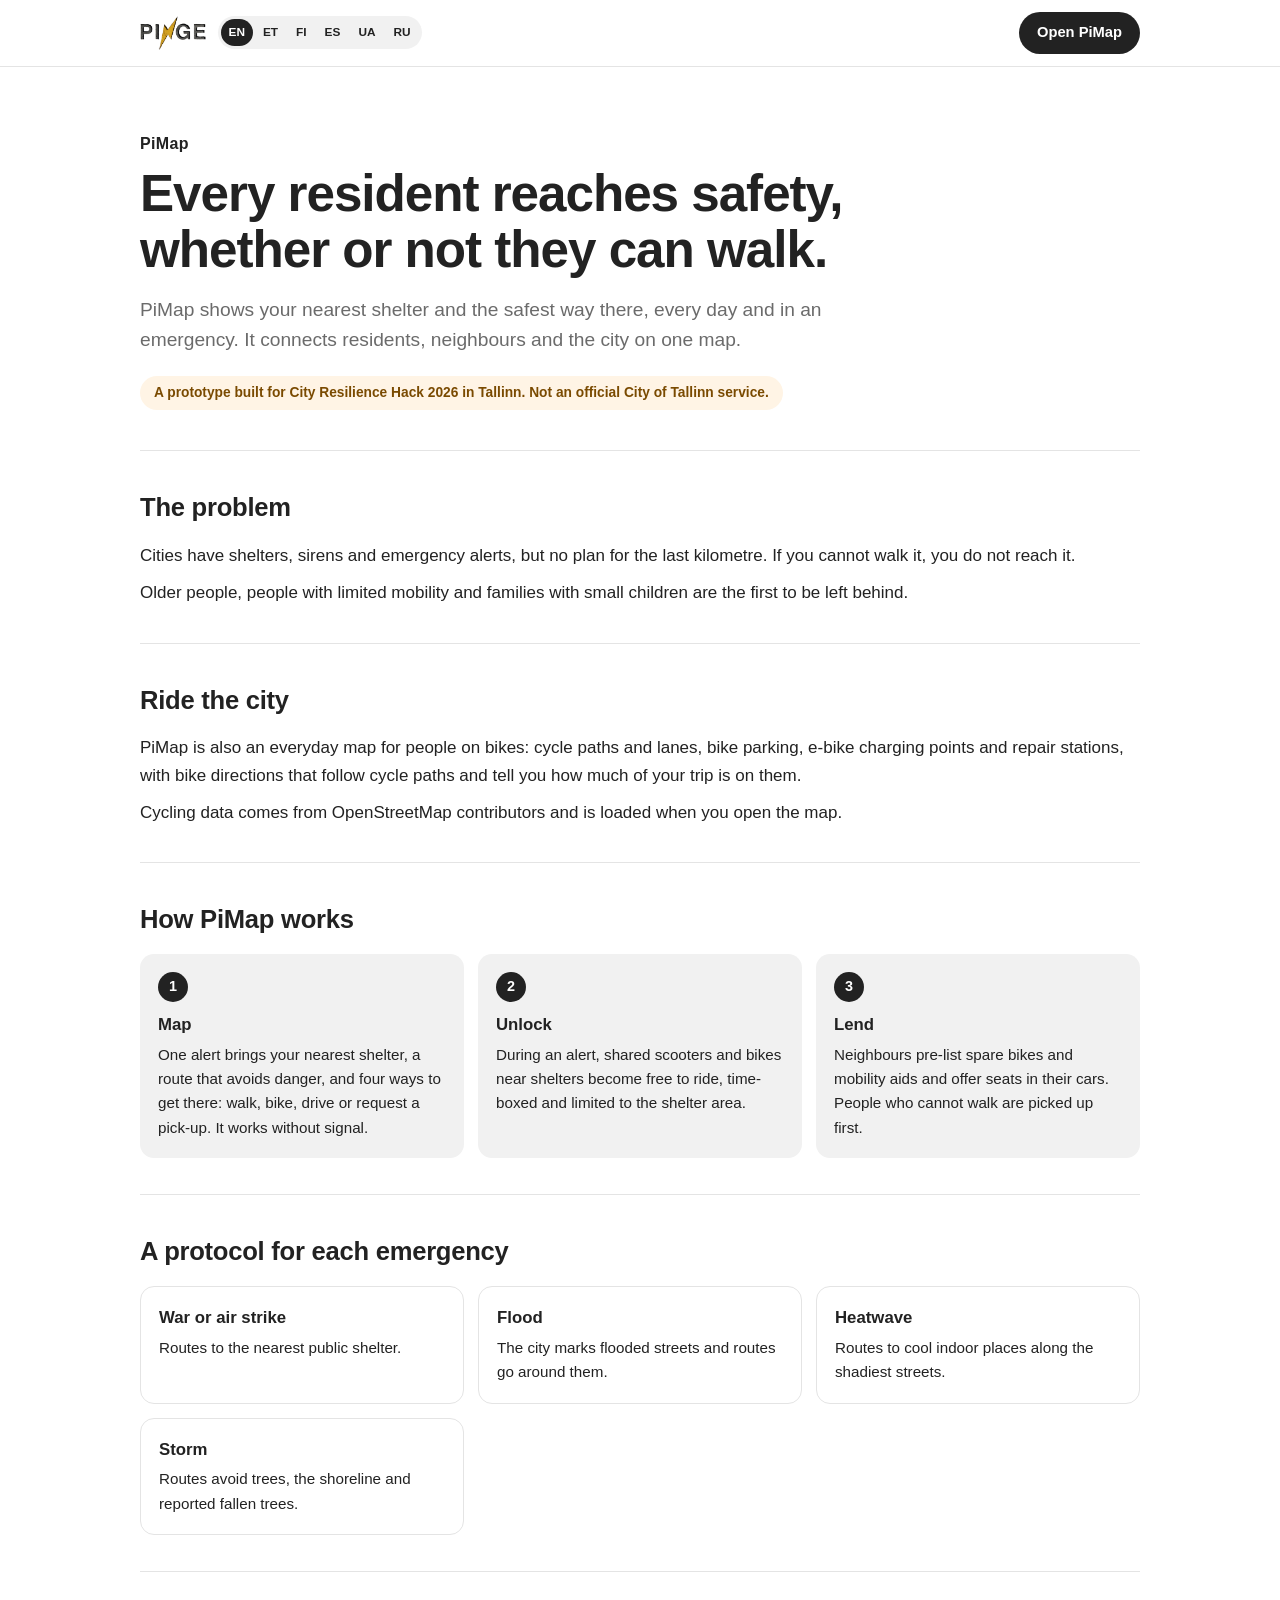
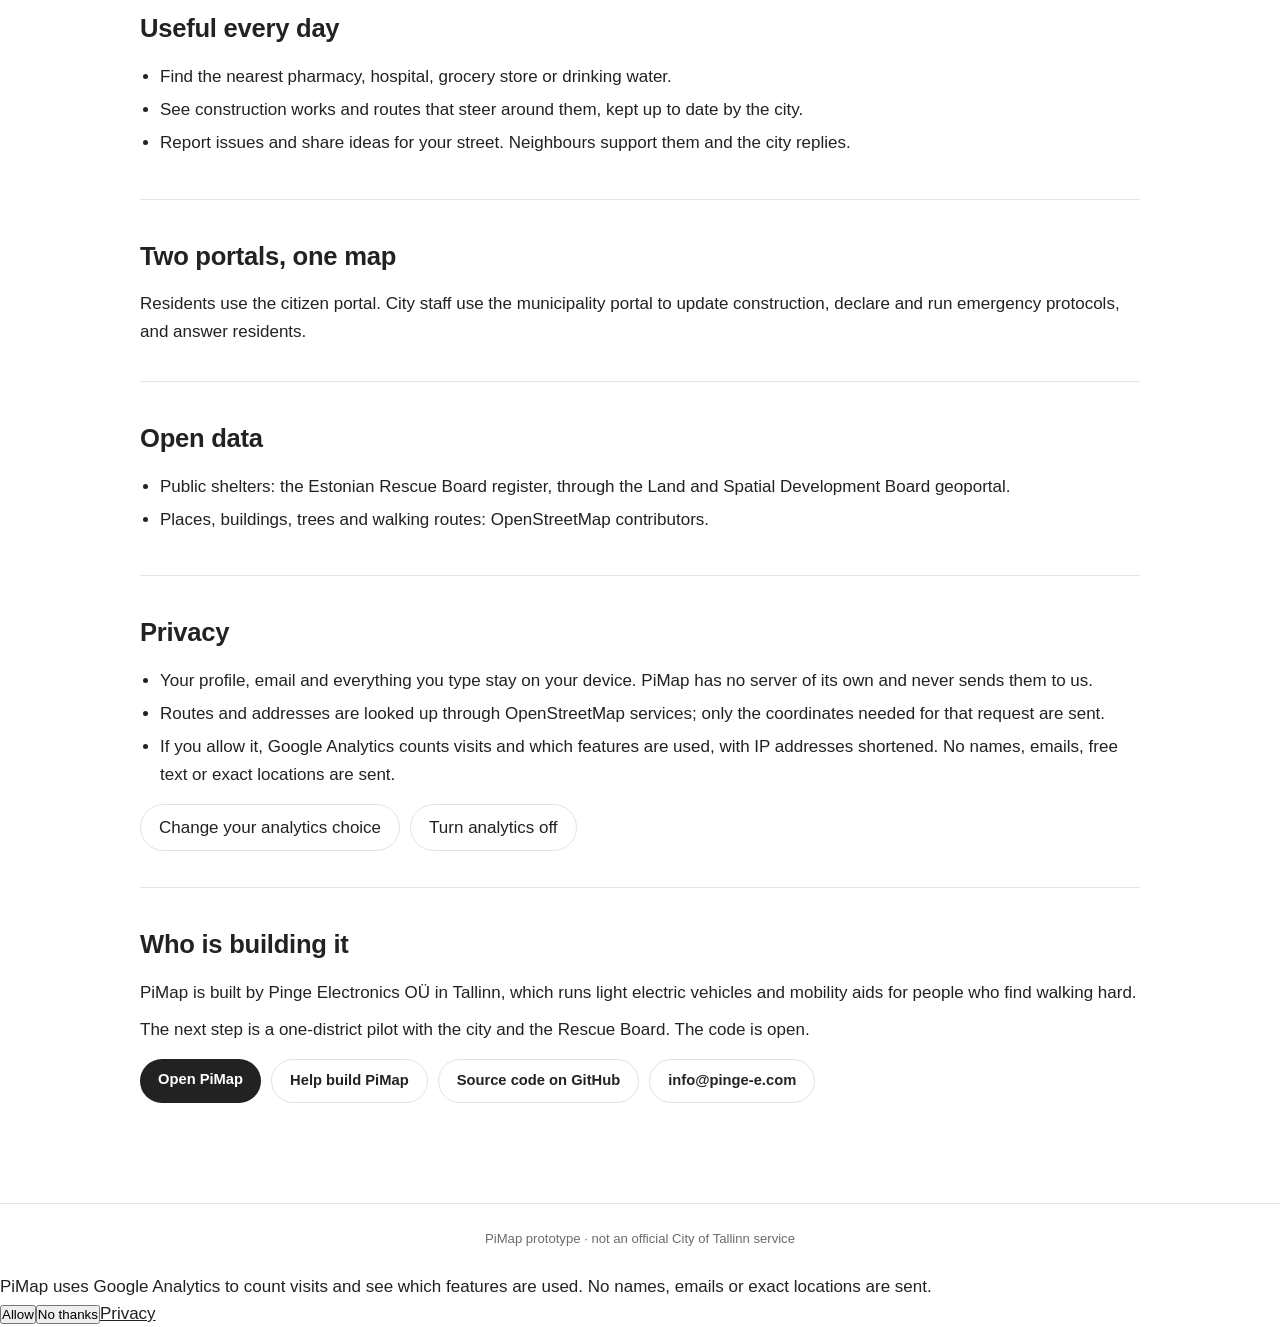
<file: about.html>
<!DOCTYPE html>
<html lang="en">
<head>
  <meta charset="utf-8">
  <meta name="viewport" content="width=device-width, initial-scale=1">
  <title>About PiMap</title>
  <meta name="description" content="PiMap helps every resident reach safety, whether or not they can walk. A City Resilience Hack 2026 prototype for Tallinn.">
  <meta name="theme-color" content="#154290">
  <link rel="icon" href="icon.svg" type="image/svg+xml">
  <style>
    :root { --blue: #222222; --blue-dark: #000000; --blue-pale: #F1F1F1; --blue-light: #E2E2E2; --ink: #222222; --text: #222222; --grey: #6B6B6B; --line: #E4E4E4; --red: #C62828; --green: #5B8C4C; --bolt: #F8C704; --font: "Helvetica Neue", Helvetica, Arial, sans-serif; }
    * { box-sizing: border-box; margin: 0; padding: 0; }
    body { font-family: var(--font); color: var(--text); background: #fff; line-height: 1.6; font-size: 17px; -webkit-font-smoothing: antialiased; }
    a { color: var(--blue); }
    header { position: sticky; top: 0; z-index: 10; background: #fff; border-bottom: 1px solid var(--line); }
    .bar { max-width: 1040px; margin: 0 auto; padding: 12px 20px; display: flex; align-items: center; justify-content: space-between; gap: 16px; flex-wrap: wrap; }
    .brand { display: flex; align-items: center; gap: 12px; }
    .brand img { height: 34px; display: block; }
    .lang-switch { display: flex; gap: 2px; background: var(--blue-pale); border-radius: 999px; padding: 3px; }
    .lang-switch button { border: 0; background: transparent; color: var(--blue); font: inherit; font-size: .74rem; font-weight: 700; padding: 4px 8px; border-radius: 999px; cursor: pointer; }
    .lang-switch button.on { background: var(--blue); color: #fff; }
    .open { background: var(--blue); color: #fff; text-decoration: none; font-weight: 700; border-radius: 999px; padding: 9px 18px; font-size: .92rem; }
    .open:hover { background: var(--blue-dark); }
    main { max-width: 1040px; margin: 0 auto; padding: 0 20px 64px; }
    .hero { padding: 64px 0 40px; }
    .logo { font-weight: 800; font-size: 1rem; color: var(--blue); letter-spacing: .02em; margin-bottom: 10px; }
    .logo b { color: var(--ink); }
    h1 { font-size: clamp(2rem, 5vw, 3.2rem); line-height: 1.1; letter-spacing: -0.02em; color: var(--ink); max-width: 820px; }
    .lead { font-size: 1.2rem; color: var(--grey); max-width: 720px; margin-top: 16px; }
    .proto { display: inline-block; margin-top: 20px; background: #FFF4E5; color: #7A4A00; border-radius: 999px; padding: 6px 14px; font-size: .86rem; font-weight: 600; }
    section { padding: 36px 0; border-top: 1px solid var(--line); }
    h2 { font-size: 1.6rem; color: var(--ink); letter-spacing: -0.01em; margin-bottom: 14px; }
    h3 { font-size: 1.05rem; color: var(--ink); margin-bottom: 4px; }
    p + p { margin-top: 10px; }
    .grid { display: grid; grid-template-columns: repeat(auto-fit, minmax(240px, 1fr)); gap: 14px; margin-top: 8px; }
    .tile { background: var(--blue-pale); border-radius: 14px; padding: 18px; }
    .tile .n { width: 30px; height: 30px; border-radius: 50%; background: var(--blue); color: #fff; font-weight: 800; display: grid; place-items: center; font-size: .9rem; margin-bottom: 10px; }
    .tile p { font-size: .95rem; color: var(--text); }
    .plain { background: #fff; border: 1px solid var(--line); }
    ul { padding-left: 20px; }
    li { margin-bottom: 6px; }
    .cta { display: flex; gap: 10px; flex-wrap: wrap; margin-top: 16px; }
    button.ghost { background: #fff; font: inherit; cursor: pointer; }
    .ghost { border: 1px solid var(--blue-light); color: var(--blue); text-decoration: none; font-weight: 700; border-radius: 999px; padding: 9px 18px; font-size: .92rem; }
    .ghost:hover { background: var(--blue-pale); }
    footer { border-top: 1px solid var(--line); padding: 24px 20px; text-align: center; font-size: .82rem; color: var(--grey); }
    @media (max-width: 600px) { .hero { padding: 36px 0 24px; } .brand img { height: 28px; } }
  </style>
</head>
<body>
  <header>
    <div class="bar">
      <div class="brand"><a href="https://www.pinge.info" target="_blank" rel="noopener" aria-label="Pinge"><img src="pinge-logo.png?v=1" alt="Pinge"></a><div id="langSwitch" class="lang-switch" role="group" aria-label="Language"></div></div>
      <a class="open" href="./">Open PiMap</a>
    </div>
  </header>
  <main>
    <div class="hero">
      <div class="logo" data-no-i18n>Pi<b>Map</b></div>
      <h1>Every resident reaches safety, whether or not they can walk.</h1>
      <p class="lead">PiMap shows your nearest shelter and the safest way there, every day and in an emergency. It connects residents, neighbours and the city on one map.</p>
      <span class="proto">A prototype built for City Resilience Hack 2026 in Tallinn. Not an official City of Tallinn service.</span>
    </div>

    <section>
      <h2>The problem</h2>
      <p>Cities have shelters, sirens and emergency alerts, but no plan for the last kilometre. If you cannot walk it, you do not reach it.</p>
      <p>Older people, people with limited mobility and families with small children are the first to be left behind.</p>
    </section>

    <section>
      <h2>Ride the city</h2>
      <p>PiMap is also an everyday map for people on bikes: cycle paths and lanes, bike parking, e-bike charging points and repair stations, with bike directions that follow cycle paths and tell you how much of your trip is on them.</p>
      <p>Cycling data comes from OpenStreetMap contributors and is loaded when you open the map.</p>
    </section>

    <section>
      <h2>How PiMap works</h2>
      <div class="grid">
        <div class="tile"><div class="n">1</div><h3>Map</h3><p>One alert brings your nearest shelter, a route that avoids danger, and four ways to get there: walk, bike, drive or request a pick-up. It works without signal.</p></div>
        <div class="tile"><div class="n">2</div><h3>Unlock</h3><p>During an alert, shared scooters and bikes near shelters become free to ride, time-boxed and limited to the shelter area.</p></div>
        <div class="tile"><div class="n">3</div><h3>Lend</h3><p>Neighbours pre-list spare bikes and mobility aids and offer seats in their cars. People who cannot walk are picked up first.</p></div>
      </div>
    </section>

    <section>
      <h2>A protocol for each emergency</h2>
      <div class="grid">
        <div class="tile plain"><h3>War or air strike</h3><p>Routes to the nearest public shelter.</p></div>
        <div class="tile plain"><h3>Flood</h3><p>The city marks flooded streets and routes go around them.</p></div>
        <div class="tile plain"><h3>Heatwave</h3><p>Routes to cool indoor places along the shadiest streets.</p></div>
        <div class="tile plain"><h3>Storm</h3><p>Routes avoid trees, the shoreline and reported fallen trees.</p></div>
      </div>
    </section>

    <section>
      <h2>Useful every day</h2>
      <ul>
        <li>Find the nearest pharmacy, hospital, grocery store or drinking water.</li>
        <li>See construction works and routes that steer around them, kept up to date by the city.</li>
        <li>Report issues and share ideas for your street. Neighbours support them and the city replies.</li>
      </ul>
    </section>

    <section>
      <h2>Two portals, one map</h2>
      <p>Residents use the citizen portal. City staff use the municipality portal to update construction, declare and run emergency protocols, and answer residents.</p>
    </section>

    <section>
      <h2>Open data</h2>
      <ul>
        <li>Public shelters: the Estonian Rescue Board register, through the Land and Spatial Development Board geoportal.</li>
        <li>Places, buildings, trees and walking routes: OpenStreetMap contributors.</li>
      </ul>
    </section>

    <section id="privacy">
      <h2>Privacy</h2>
      <ul>
        <li>Your profile, email and everything you type stay on your device. PiMap has no server of its own and never sends them to us.</li>
        <li>Routes and addresses are looked up through OpenStreetMap services; only the coordinates needed for that request are sent.</li>
        <li>If you allow it, Google Analytics counts visits and which features are used, with IP addresses shortened. No names, emails, free text or exact locations are sent.</li>
      </ul>
      <div class="cta"><button type="button" class="ghost" data-analytics="reset">Change your analytics choice</button><button type="button" class="ghost" data-analytics="deny">Turn analytics off</button></div>
    </section>

    <section>
      <h2>Who is building it</h2>
      <p>PiMap is built by Pinge Electronics OÜ in Tallinn, which runs light electric vehicles and mobility aids for people who find walking hard.</p>
      <p>The next step is a one-district pilot with the city and the Rescue Board. The code is open.</p>
      <div class="cta"><a class="open" href="./">Open PiMap</a><a class="ghost" href="./#feedback">Help build PiMap</a><a class="ghost" href="https://github.com/jakovsobolewski/pimap" target="_blank" rel="noopener">Source code on GitHub</a><a class="ghost" href="mailto:info@pinge-e.com" data-no-i18n>info@pinge-e.com</a></div>
    </section>
  </main>
  <footer>PiMap prototype · not an official City of Tallinn service</footer>
  <script src="i18n.js?v=20261024-4"></script>
  <script>window.PIMAP_GA_ID = 'G-ZCB6TDFQB4'; /* same Measurement ID as index.html */</script>
  <script src="analytics.js?v=20261024-4"></script>
</body>
</html>
</file>
